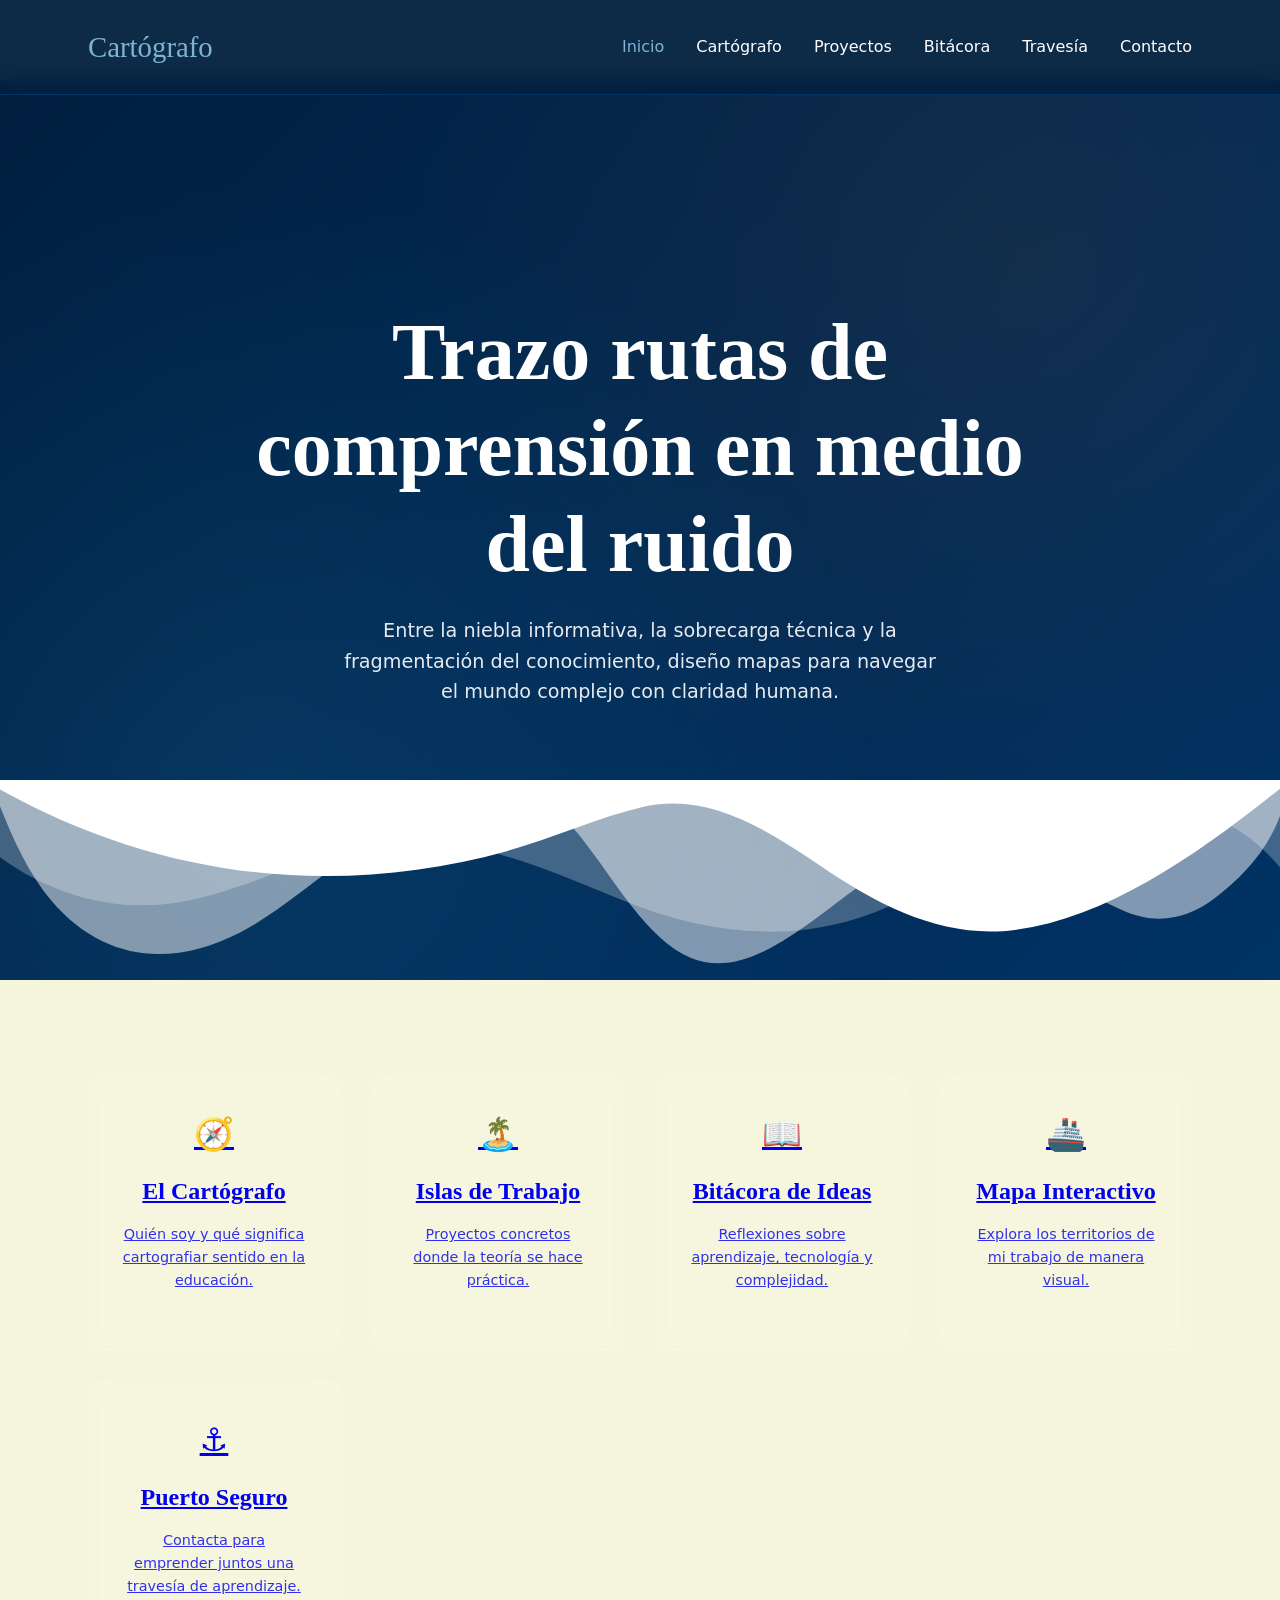
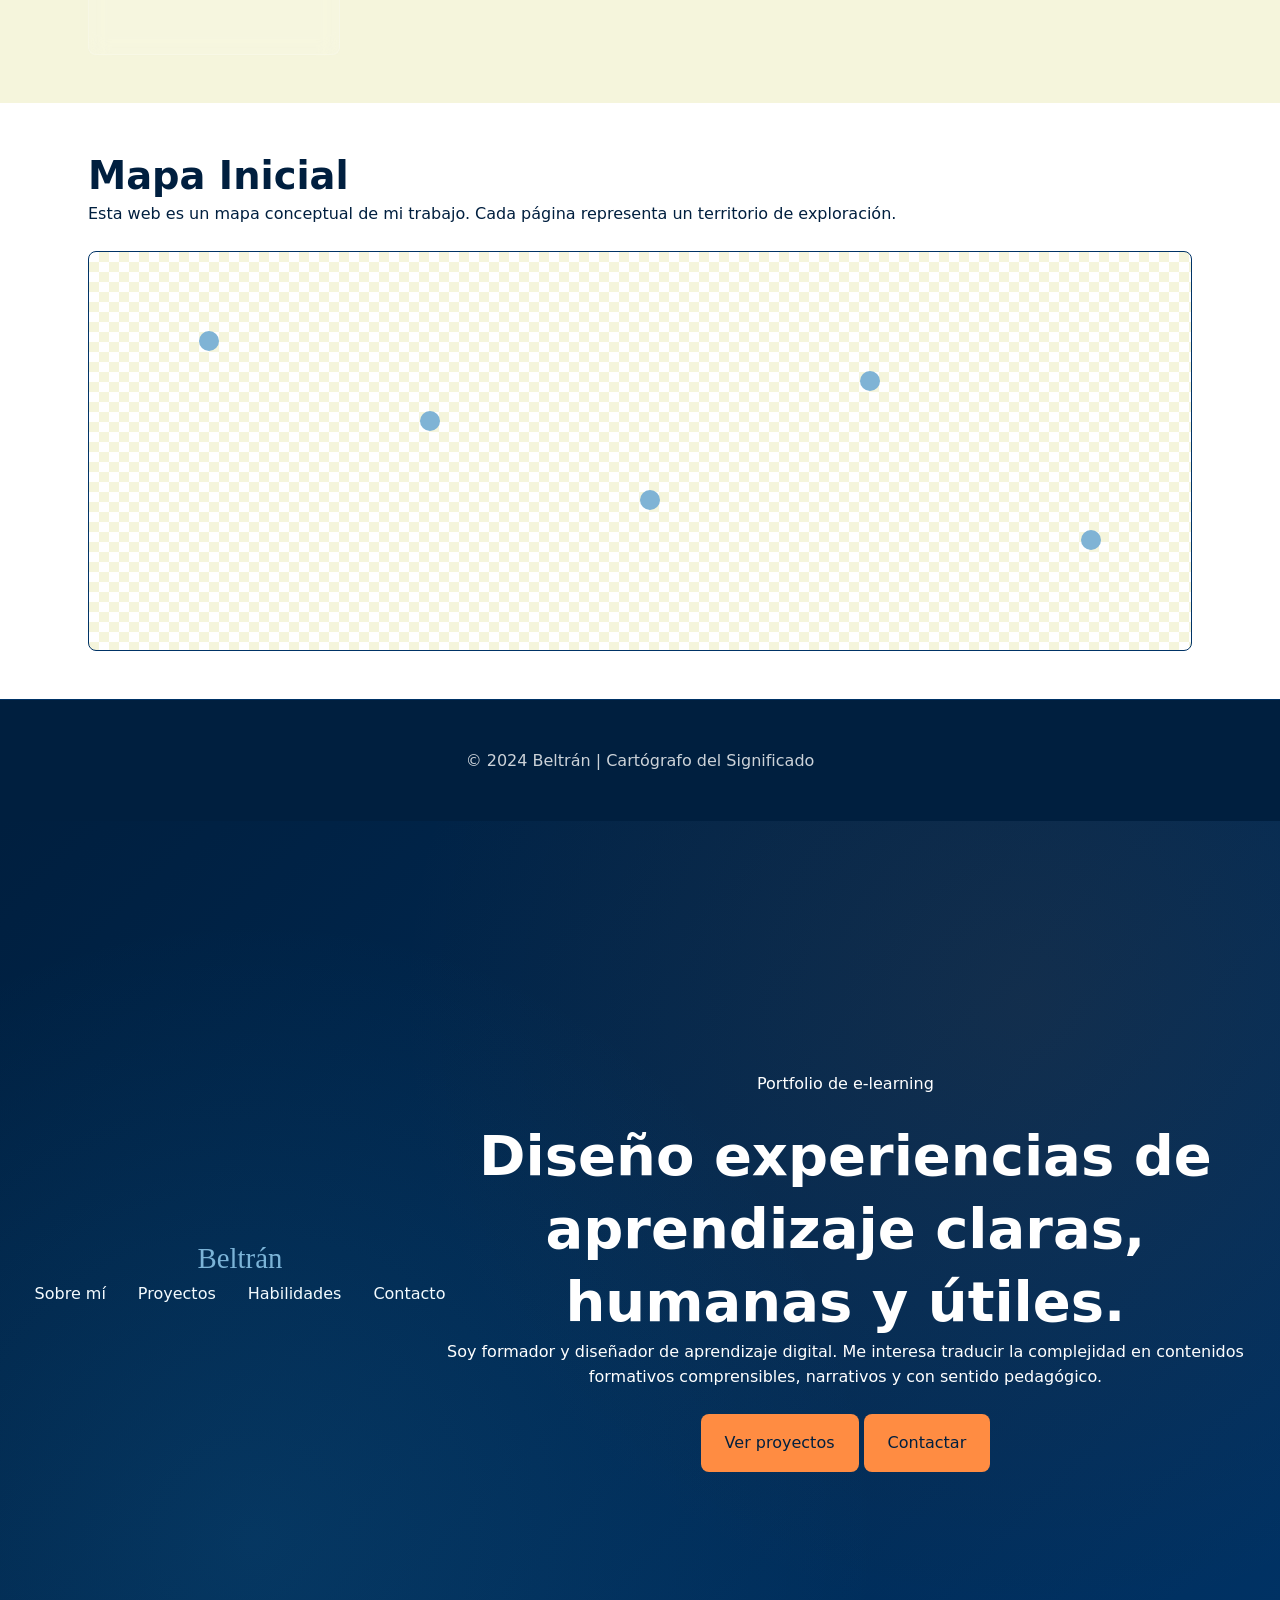
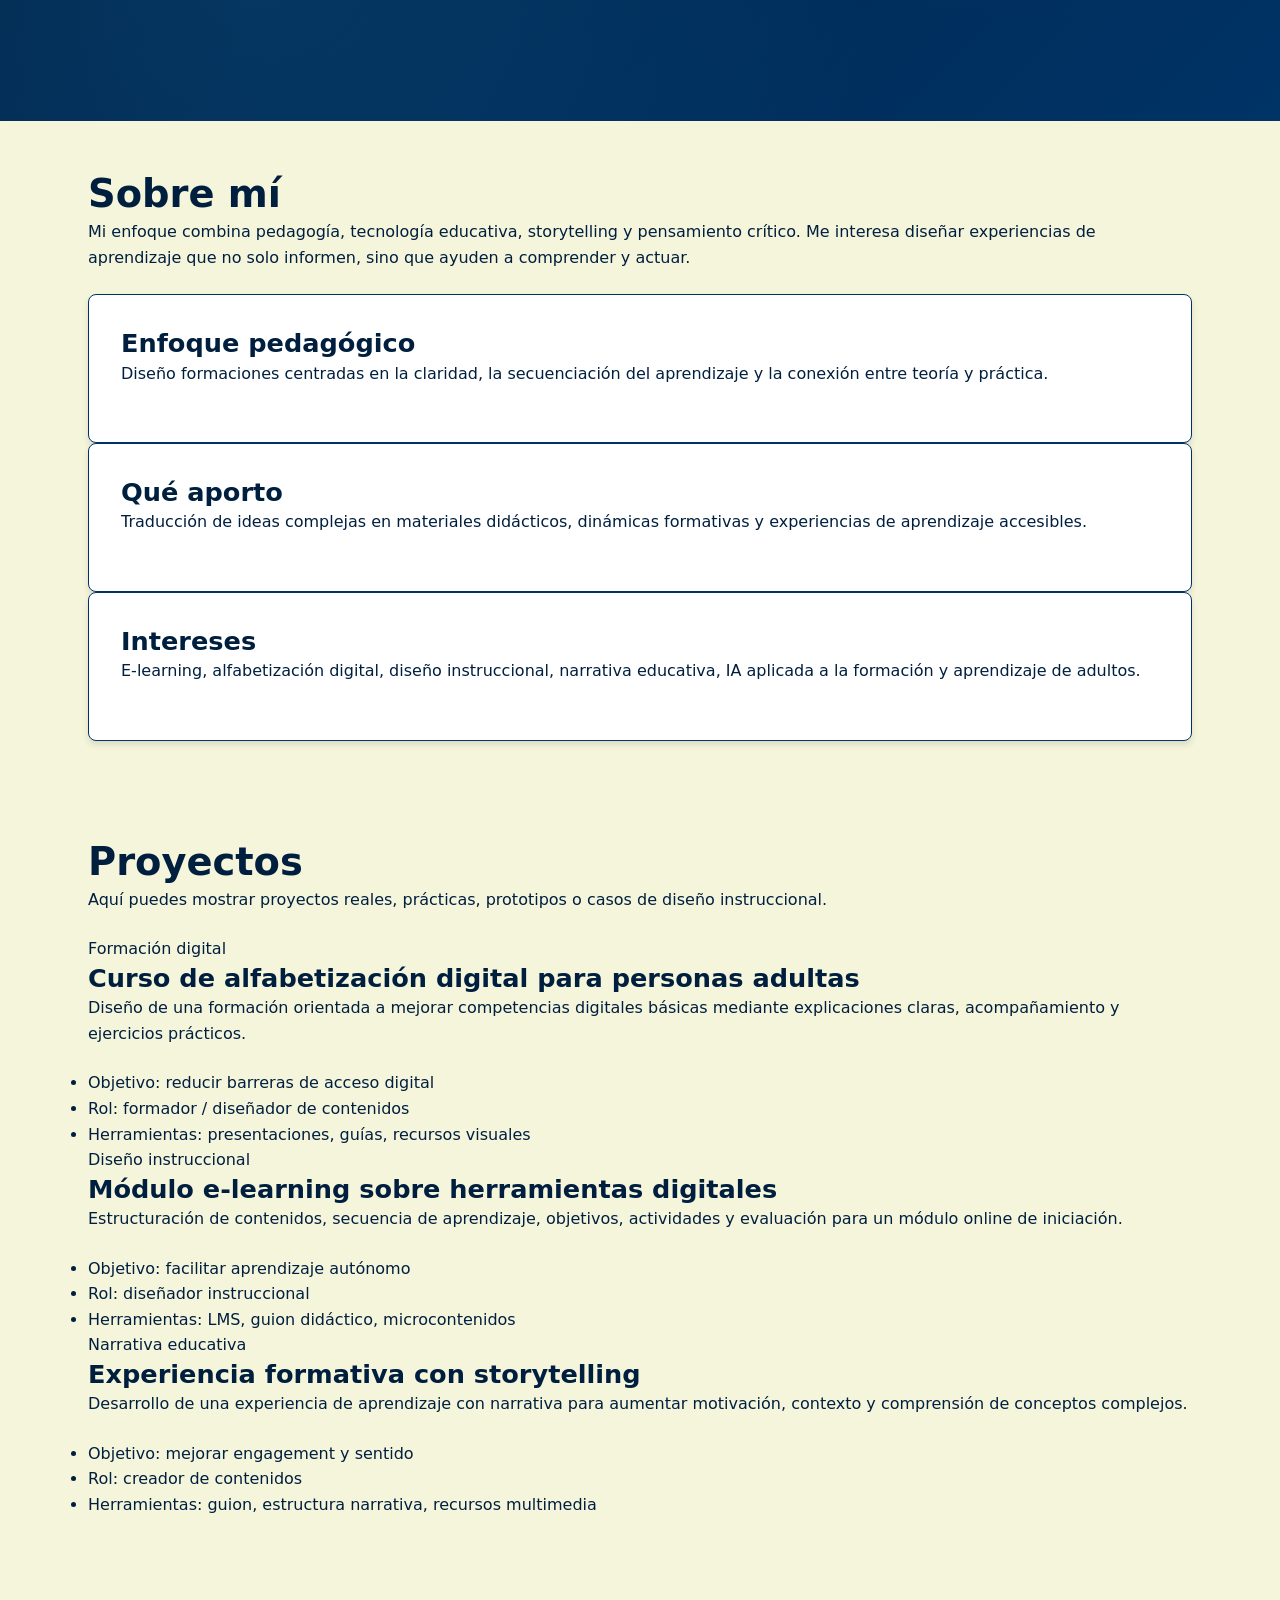
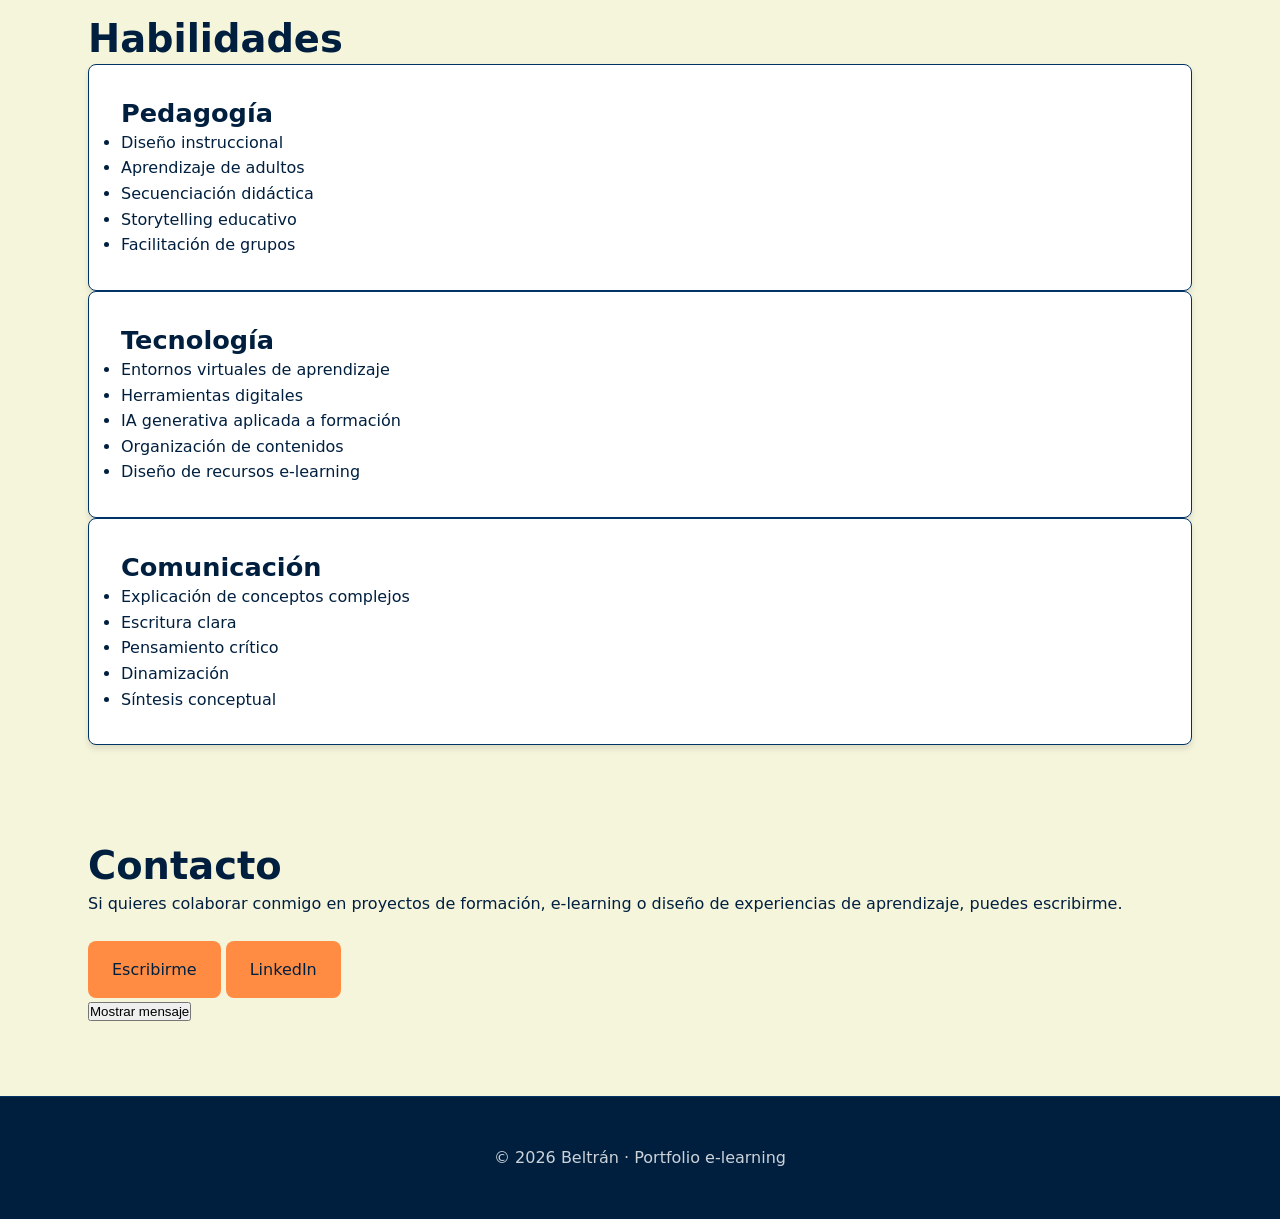
<file: index.html>
<!DOCTYPE html>
<html lang="es">
<head>
  <meta charset="UTF-8">
  <meta name="viewport" content="width=device-width, initial-scale=1.0">
  <title>Cartógrafo del Significado | Beltrán</title>
  <meta name="description" content="Portfolio de Beltrán, cartógrafo del significado que diseña experiencias de aprendizaje claras, humanas y útiles.">
  <link rel="stylesheet" href="css/style.css">
  <link rel="stylesheet" href="css/home.css">
</head>
<body>
  <!-- Navegación -->
  <nav class="navbar">
    <div class="container nav-container">
      <a href="index.html" class="logo">Cartógrafo</a>
      <ul class="nav-links">
        <li><a href="index.html">Inicio</a></li>
        <li><a href="cartografo.html">Cartógrafo</a></li>
        <li><a href="proyectos.html">Proyectos</a></li>
        <li><a href="bitacora.html">Bitácora</a></li>
        <li><a href="travesia.html">Travesía</a></li>
        <li><a href="contacto.html">Contacto</a></li>
      </ul>
    </div>
  </nav>

  <!-- Hero -->
  <header class="hero">
    <div class="hero-content">
      <h1 class="hero-title">Trazo rutas de comprensión en medio del ruido</h1>
      <p class="hero-subtitle">
        Entre la niebla informativa, la sobrecarga técnica y la fragmentación del conocimiento,
        diseño mapas para navegar el mundo complejo con claridad humana.
      </p>
    </div>
    <div class="waves"></div>
  </header>

  <!-- Nodos de navegación -->
  <section class="section">
    <div class="container">
      <div class="nodes">
        <a href="cartografo.html" class="node">
          <span class="node-icon">🧭</span>
          <h3 class="node-title">El Cartógrafo</h3>
          <p class="node-desc">Quién soy y qué significa cartografiar sentido en la educación.</p>
        </a>
        <a href="proyectos.html" class="node">
          <span class="node-icon">🏝️</span>
          <h3 class="node-title">Islas de Trabajo</h3>
          <p class="node-desc">Proyectos concretos donde la teoría se hace práctica.</p>
        </a>
        <a href="bitacora.html" class="node">
          <span class="node-icon">📖</span>
          <h3 class="node-title">Bitácora de Ideas</h3>
          <p class="node-desc">Reflexiones sobre aprendizaje, tecnología y complejidad.</p>
        </a>
        <a href="travesia.html" class="node">
          <span class="node-icon">🚢</span>
          <h3 class="node-title">Mapa Interactivo</h3>
          <p class="node-desc">Explora los territorios de mi trabajo de manera visual.</p>
        </a>
        <a href="contacto.html" class="node">
          <span class="node-icon">⚓</span>
          <h3 class="node-title">Puerto Seguro</h3>
          <p class="node-desc">Contacta para emprender juntos una travesía de aprendizaje.</p>
        </a>
      </div>
    </div>
  </section>

  <!-- Mapa inicial -->
  <section class="section map-section">
    <div class="container">
      <h2>Mapa Inicial</h2>
      <p>Esta web es un mapa conceptual de mi trabajo. Cada página representa un territorio de exploración.</p>
      <div class="map-container">
        <div class="map-element"></div>
        <div class="map-element"></div>
        <div class="map-element"></div>
        <div class="map-element"></div>
        <div class="map-element"></div>
      </div>
    </div>
  </section>

  <!-- Footer -->
  <footer class="footer">
    <div class="container">
      <p>&copy; 2024 Beltrán | Cartógrafo del Significado</p>
    </div>
  </footer>

  <script src="js/main.js"></script>
</body>
</html>
<body>
  <header class="hero" id="inicio">
    <nav class="nav">
      <div class="logo">Beltrán</div>
      <ul class="nav-links">
        <li><a href="#sobre-mi">Sobre mí</a></li>
        <li><a href="#proyectos">Proyectos</a></li>
        <li><a href="#habilidades">Habilidades</a></li>
        <li><a href="#contacto">Contacto</a></li>
      </ul>
    </nav>

    <div class="hero-content">
      <p class="eyebrow">Portfolio de e-learning</p>
      <h1>Diseño experiencias de aprendizaje <span class="highlight">claras</span>, humanas y útiles.</h1>
      <p class="hero-text">
        Soy formador y diseñador de aprendizaje digital. Me interesa traducir
        la complejidad en contenidos formativos comprensibles, narrativos y con
        sentido pedagógico.
      </p>

      <div class="hero-buttons">
        <a class="btn btn-primary" href="#proyectos">Ver proyectos</a>
        <a class="btn btn-secondary" href="#contacto">Contactar</a>
      </div>
    </div>
  </header>

  <main>
    <section class="section" id="sobre-mi">
      <div class="container">
        <h2>Sobre mí</h2>
        <p class="section-intro">
          Mi enfoque combina pedagogía, tecnología educativa, storytelling y
          pensamiento crítico. Me interesa diseñar experiencias de aprendizaje
          que no solo informen, sino que ayuden a comprender y actuar.
        </p>

        <div class="about-grid">
          <article class="card">
            <h3>Enfoque pedagógico</h3>
            <p>
              Diseño formaciones centradas en la claridad, la secuenciación del
              aprendizaje y la conexión entre teoría y práctica.
            </p>
          </article>

          <article class="card">
            <h3>Qué aporto</h3>
            <p>
              Traducción de ideas complejas en materiales didácticos, dinámicas
              formativas y experiencias de aprendizaje accesibles.
            </p>
          </article>

          <article class="card">
            <h3>Intereses</h3>
            <p>
              E-learning, alfabetización digital, diseño instruccional,
              narrativa educativa, IA aplicada a la formación y aprendizaje de
              adultos.
            </p>
          </article>
        </div>
      </div>
    </section>

    <section class="section alt" id="proyectos">
      <div class="container">
        <h2>Proyectos</h2>
        <p class="section-intro">
          Aquí puedes mostrar proyectos reales, prácticas, prototipos o casos
          de diseño instruccional.
        </p>

        <div class="projects-grid">
          <article class="project-card">
            <span class="tag">Formación digital</span>
            <h3>Curso de alfabetización digital para personas adultas</h3>
            <p>
              Diseño de una formación orientada a mejorar competencias digitales
              básicas mediante explicaciones claras, acompañamiento y ejercicios
              prácticos.
            </p>
            <ul>
              <li>Objetivo: reducir barreras de acceso digital</li>
              <li>Rol: formador / diseñador de contenidos</li>
              <li>Herramientas: presentaciones, guías, recursos visuales</li>
            </ul>
          </article>

          <article class="project-card">
            <span class="tag">Diseño instruccional</span>
            <h3>Módulo e-learning sobre herramientas digitales</h3>
            <p>
              Estructuración de contenidos, secuencia de aprendizaje, objetivos,
              actividades y evaluación para un módulo online de iniciación.
            </p>
            <ul>
              <li>Objetivo: facilitar aprendizaje autónomo</li>
              <li>Rol: diseñador instruccional</li>
              <li>Herramientas: LMS, guion didáctico, microcontenidos</li>
            </ul>
          </article>

          <article class="project-card">
            <span class="tag">Narrativa educativa</span>
            <h3>Experiencia formativa con storytelling</h3>
            <p>
              Desarrollo de una experiencia de aprendizaje con narrativa para
              aumentar motivación, contexto y comprensión de conceptos complejos.
            </p>
            <ul>
              <li>Objetivo: mejorar engagement y sentido</li>
              <li>Rol: creador de contenidos</li>
              <li>Herramientas: guion, estructura narrativa, recursos multimedia</li>
            </ul>
          </article>
        </div>
      </div>
    </section>

    <section class="section" id="habilidades">
      <div class="container">
        <h2>Habilidades</h2>

        <div class="skills-grid">
          <article class="card">
            <h3>Pedagogía</h3>
            <ul class="skill-list">
              <li>Diseño instruccional</li>
              <li>Aprendizaje de adultos</li>
              <li>Secuenciación didáctica</li>
              <li>Storytelling educativo</li>
              <li>Facilitación de grupos</li>
            </ul>
          </article>

          <article class="card">
            <h3>Tecnología</h3>
            <ul class="skill-list">
              <li>Entornos virtuales de aprendizaje</li>
              <li>Herramientas digitales</li>
              <li>IA generativa aplicada a formación</li>
              <li>Organización de contenidos</li>
              <li>Diseño de recursos e-learning</li>
            </ul>
          </article>

          <article class="card">
            <h3>Comunicación</h3>
            <ul class="skill-list">
              <li>Explicación de conceptos complejos</li>
              <li>Escritura clara</li>
              <li>Pensamiento crítico</li>
              <li>Dinamización</li>
              <li>Síntesis conceptual</li>
            </ul>
          </article>
        </div>
      </div>
    </section>

    <section class="section alt" id="contacto">
      <div class="container contact-box">
        <h2>Contacto</h2>
        <p>
          Si quieres colaborar conmigo en proyectos de formación, e-learning o
          diseño de experiencias de aprendizaje, puedes escribirme.
        </p>

        <div class="contact-links">
          <a class="btn btn-primary" href="#">Escribirme</a>
          <a class="btn btn-secondary" href="#" target="_blank" rel="noopener noreferrer">LinkedIn</a>
        </div>

        <button id="botonMensaje" class="small-button">
          Mostrar mensaje
        </button>
        <p id="mensaje"></p>
      </div>
    </section>
  </main>

  <footer class="footer">
    <p>© 2026 Beltrán · Portfolio e-learning</p>
  </footer>

  <script src="script.js"></script>
</body>
</html>
</file>
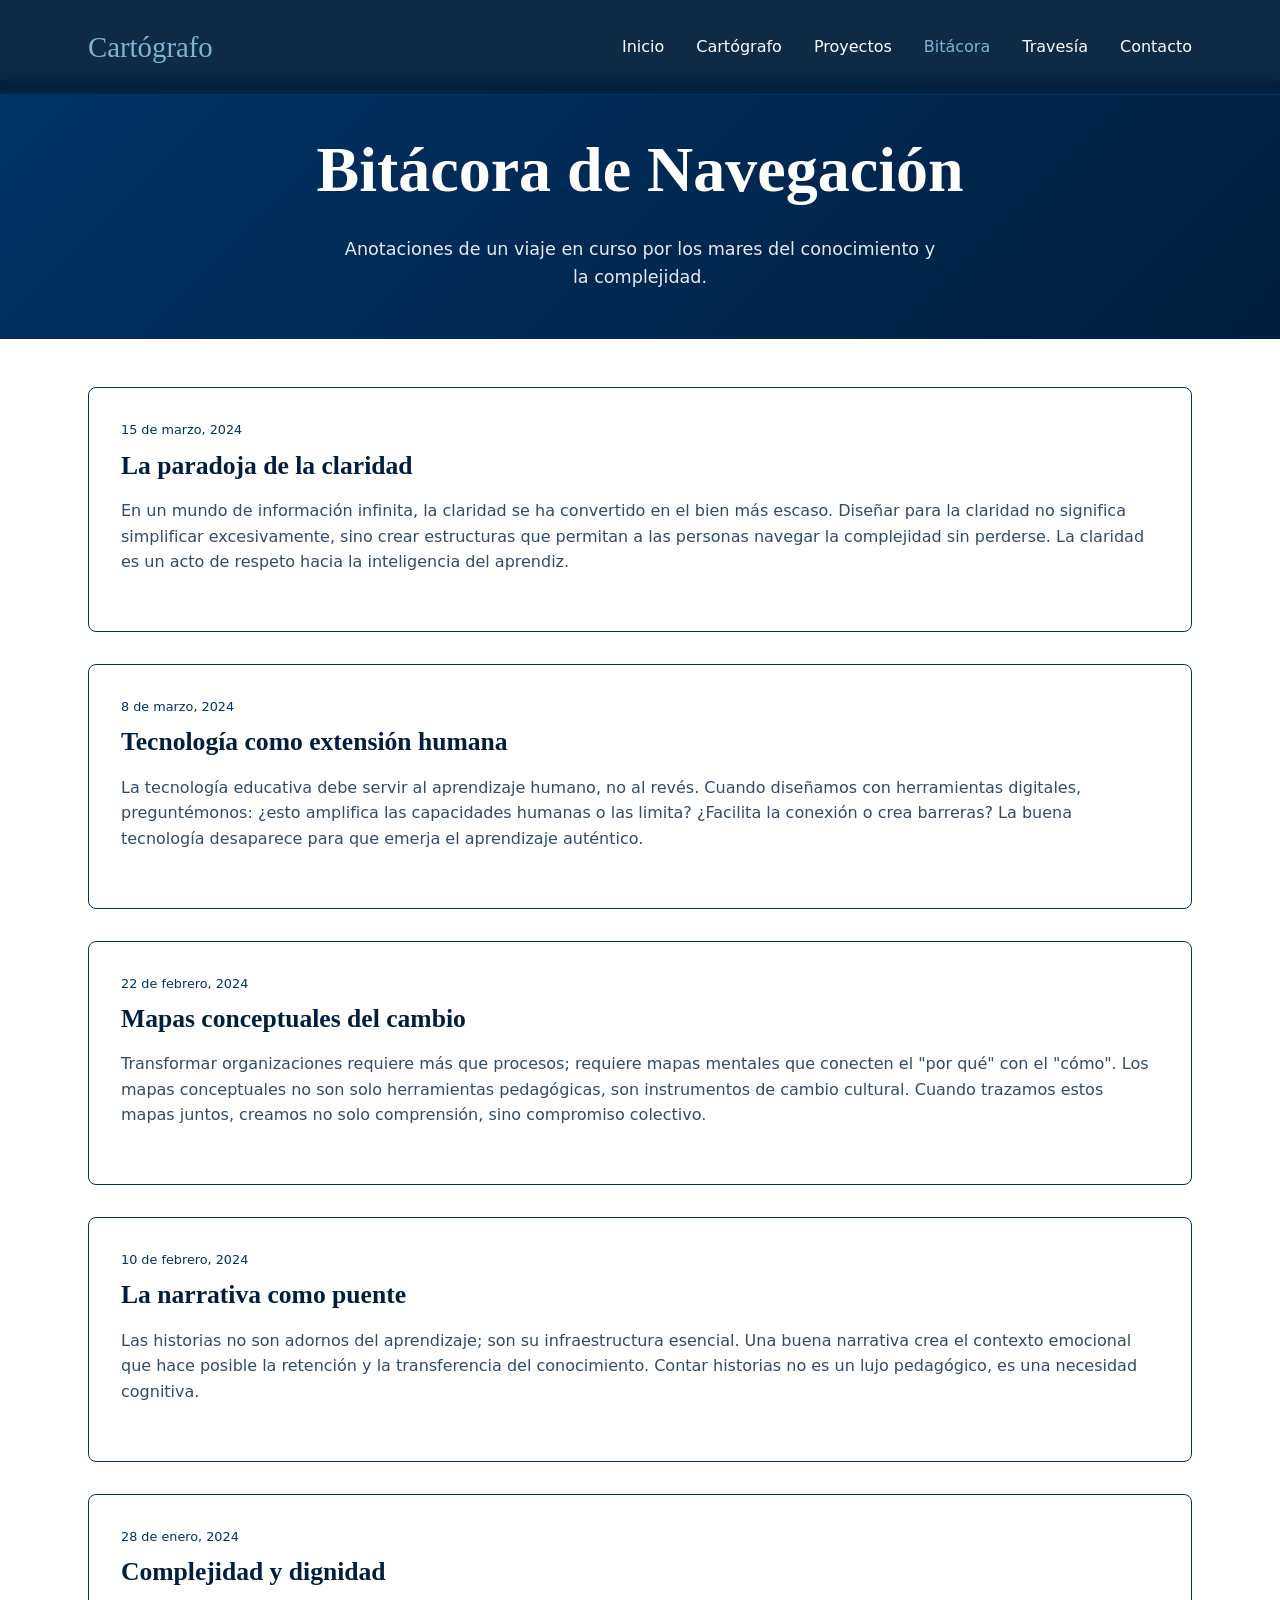
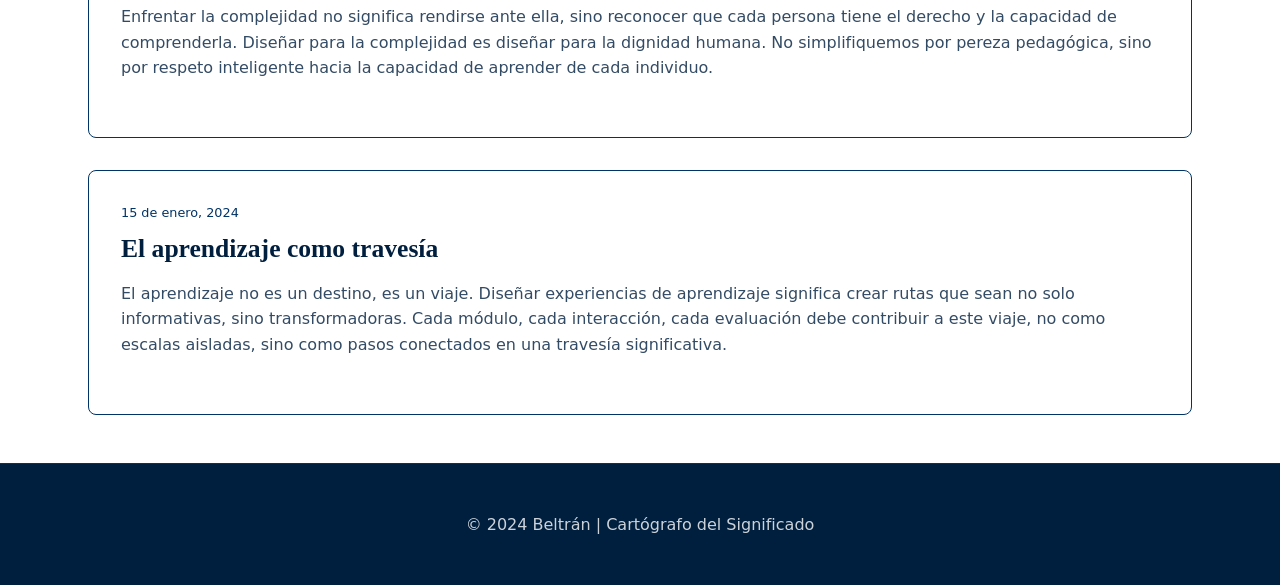
<file: bitacora.html>
<!DOCTYPE html>
<html lang="es">
<head>
  <meta charset="UTF-8">
  <meta name="viewport" content="width=device-width, initial-scale=1.0">
  <title>Bitácora | Cartógrafo del Significado</title>
  <meta name="description" content="Bitácora de ideas y reflexiones sobre aprendizaje, tecnología y complejidad.">
  <link rel="stylesheet" href="css/style.css">
  <link rel="stylesheet" href="css/pages.css">
</head>
<body>
  <!-- Navegación -->
  <nav class="navbar">
    <div class="container nav-container">
      <a href="index.html" class="logo">Cartógrafo</a>
      <ul class="nav-links">
        <li><a href="index.html">Inicio</a></li>
        <li><a href="cartografo.html">Cartógrafo</a></li>
        <li><a href="proyectos.html">Proyectos</a></li>
        <li><a href="bitacora.html">Bitácora</a></li>
        <li><a href="travesia.html">Travesía</a></li>
        <li><a href="contacto.html">Contacto</a></li>
      </ul>
    </div>
  </nav>

  <!-- Hero de página -->
  <section class="page-hero">
    <div class="container">
      <h1 class="page-title">Bitácora de Navegación</h1>
      <p class="page-subtitle">
        Anotaciones de un viaje en curso por los mares del conocimiento y la complejidad.
      </p>
    </div>
  </section>

  <!-- Entradas -->
  <section class="section content-section">
    <div class="container">
      <div class="entries-list">
        <article class="entry">
          <div class="entry-date">15 de marzo, 2024</div>
          <h3 class="entry-title">La paradoja de la claridad</h3>
          <p class="entry-excerpt">
            En un mundo de información infinita, la claridad se ha convertido en el bien más escaso.
            Diseñar para la claridad no significa simplificar excesivamente, sino crear estructuras
            que permitan a las personas navegar la complejidad sin perderse. La claridad es un acto
            de respeto hacia la inteligencia del aprendiz.
          </p>
        </article>

        <article class="entry">
          <div class="entry-date">8 de marzo, 2024</div>
          <h3 class="entry-title">Tecnología como extensión humana</h3>
          <p class="entry-excerpt">
            La tecnología educativa debe servir al aprendizaje humano, no al revés. Cuando diseñamos
            con herramientas digitales, preguntémonos: ¿esto amplifica las capacidades humanas o las
            limita? ¿Facilita la conexión o crea barreras? La buena tecnología desaparece para que
            emerja el aprendizaje auténtico.
          </p>
        </article>

        <article class="entry">
          <div class="entry-date">22 de febrero, 2024</div>
          <h3 class="entry-title">Mapas conceptuales del cambio</h3>
          <p class="entry-excerpt">
            Transformar organizaciones requiere más que procesos; requiere mapas mentales que
            conecten el "por qué" con el "cómo". Los mapas conceptuales no son solo herramientas
            pedagógicas, son instrumentos de cambio cultural. Cuando trazamos estos mapas juntos,
            creamos no solo comprensión, sino compromiso colectivo.
          </p>
        </article>

        <article class="entry">
          <div class="entry-date">10 de febrero, 2024</div>
          <h3 class="entry-title">La narrativa como puente</h3>
          <p class="entry-excerpt">
            Las historias no son adornos del aprendizaje; son su infraestructura esencial. Una buena
            narrativa crea el contexto emocional que hace posible la retención y la transferencia
            del conocimiento. Contar historias no es un lujo pedagógico, es una necesidad cognitiva.
          </p>
        </article>

        <article class="entry">
          <div class="entry-date">28 de enero, 2024</div>
          <h3 class="entry-title">Complejidad y dignidad</h3>
          <p class="entry-excerpt">
            Enfrentar la complejidad no significa rendirse ante ella, sino reconocer que cada persona
            tiene el derecho y la capacidad de comprenderla. Diseñar para la complejidad es diseñar
            para la dignidad humana. No simplifiquemos por pereza pedagógica, sino por respeto
            inteligente hacia la capacidad de aprender de cada individuo.
          </p>
        </article>

        <article class="entry">
          <div class="entry-date">15 de enero, 2024</div>
          <h3 class="entry-title">El aprendizaje como travesía</h3>
          <p class="entry-excerpt">
            El aprendizaje no es un destino, es un viaje. Diseñar experiencias de aprendizaje significa
            crear rutas que sean no solo informativas, sino transformadoras. Cada módulo, cada
            interacción, cada evaluación debe contribuir a este viaje, no como escalas aisladas,
            sino como pasos conectados en una travesía significativa.
          </p>
        </article>
      </div>
    </div>
  </section>

  <!-- Footer -->
  <footer class="footer">
    <div class="container">
      <p>&copy; 2024 Beltrán | Cartógrafo del Significado</p>
    </div>
  </footer>

  <script src="js/main.js"></script>
</body>
</html>
</file>
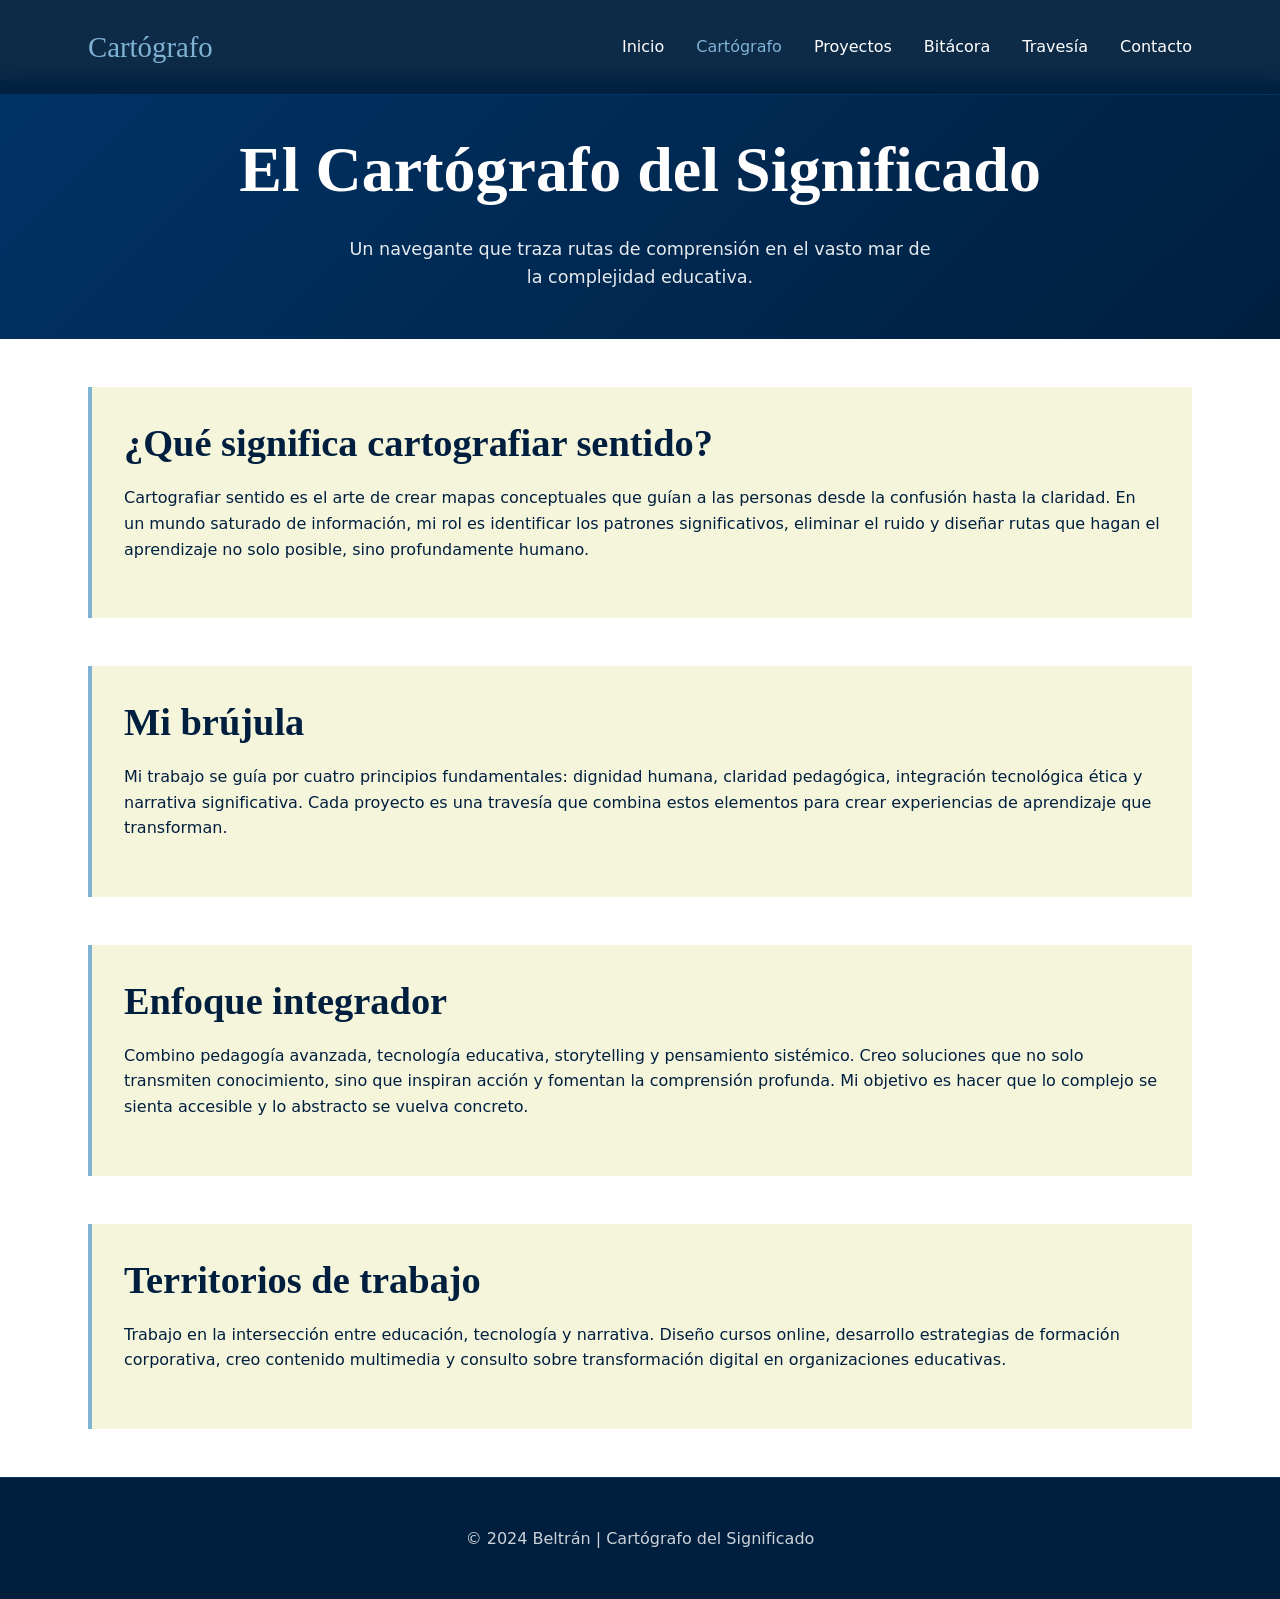
<file: cartografo.html>
<!DOCTYPE html>
<html lang="es">
<head>
  <meta charset="UTF-8">
  <meta name="viewport" content="width=device-width, initial-scale=1.0">
  <title>El Cartógrafo | Cartógrafo del Significado</title>
  <meta name="description" content="Quién es el Cartógrafo del Significado y qué significa cartografiar sentido en la educación.">
  <link rel="stylesheet" href="css/style.css">
  <link rel="stylesheet" href="css/pages.css">
</head>
<body>
  <!-- Navegación -->
  <nav class="navbar">
    <div class="container nav-container">
      <a href="index.html" class="logo">Cartógrafo</a>
      <ul class="nav-links">
        <li><a href="index.html">Inicio</a></li>
        <li><a href="cartografo.html">Cartógrafo</a></li>
        <li><a href="proyectos.html">Proyectos</a></li>
        <li><a href="bitacora.html">Bitácora</a></li>
        <li><a href="travesia.html">Travesía</a></li>
        <li><a href="contacto.html">Contacto</a></li>
      </ul>
    </div>
  </nav>

  <!-- Hero de página -->
  <section class="page-hero">
    <div class="container">
      <h1 class="page-title">El Cartógrafo del Significado</h1>
      <p class="page-subtitle">
        Un navegante que traza rutas de comprensión en el vasto mar de la complejidad educativa.
      </p>
    </div>
  </section>

  <!-- Contenido -->
  <section class="section content-section">
    <div class="container">
      <div class="content-grid">
        <div class="content-block">
          <h2 class="content-title">¿Qué significa cartografiar sentido?</h2>
          <p>
            Cartografiar sentido es el arte de crear mapas conceptuales que guían a las personas
            desde la confusión hasta la claridad. En un mundo saturado de información, mi rol es
            identificar los patrones significativos, eliminar el ruido y diseñar rutas que hagan
            el aprendizaje no solo posible, sino profundamente humano.
          </p>
        </div>

        <div class="content-block">
          <h2 class="content-title">Mi brújula</h2>
          <p>
            Mi trabajo se guía por cuatro principios fundamentales: dignidad humana, claridad pedagógica,
            integración tecnológica ética y narrativa significativa. Cada proyecto es una travesía
            que combina estos elementos para crear experiencias de aprendizaje que transforman.
          </p>
        </div>

        <div class="content-block">
          <h2 class="content-title">Enfoque integrador</h2>
          <p>
            Combino pedagogía avanzada, tecnología educativa, storytelling y pensamiento sistémico.
            Creo soluciones que no solo transmiten conocimiento, sino que inspiran acción y fomentan
            la comprensión profunda. Mi objetivo es hacer que lo complejo se sienta accesible y lo
            abstracto se vuelva concreto.
          </p>
        </div>

        <div class="content-block">
          <h2 class="content-title">Territorios de trabajo</h2>
          <p>
            Trabajo en la intersección entre educación, tecnología y narrativa. Diseño cursos online,
            desarrollo estrategias de formación corporativa, creo contenido multimedia y consulto
            sobre transformación digital en organizaciones educativas.
          </p>
        </div>
      </div>
    </div>
  </section>

  <!-- Footer -->
  <footer class="footer">
    <div class="container">
      <p>&copy; 2024 Beltrán | Cartógrafo del Significado</p>
    </div>
  </footer>

  <script src="js/main.js"></script>
</body>
</html>
</file>
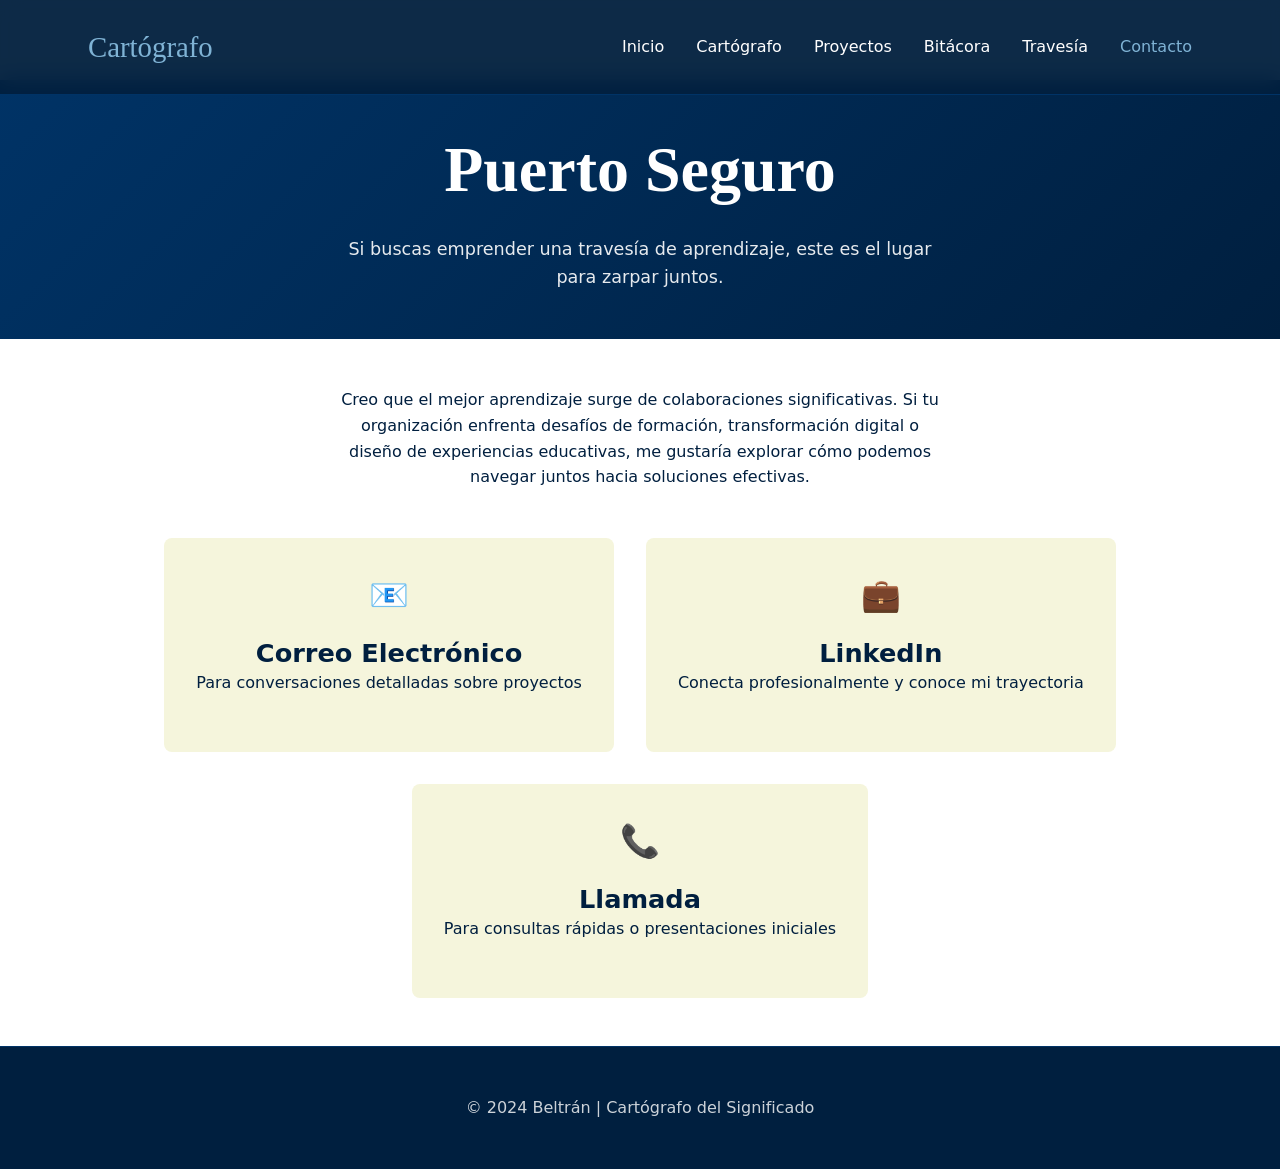
<file: contacto.html>
<!DOCTYPE html>
<html lang="es">
<head>
  <meta charset="UTF-8">
  <meta name="viewport" content="width=device-width, initial-scale=1.0">
  <title>Contacto | Cartógrafo del Significado</title>
  <meta name="description" content="Contacto para emprender travesías de aprendizaje conjunto.">
  <link rel="stylesheet" href="css/style.css">
  <link rel="stylesheet" href="css/pages.css">
</head>
<body>
  <!-- Navegación -->
  <nav class="navbar">
    <div class="container nav-container">
      <a href="index.html" class="logo">Cartógrafo</a>
      <ul class="nav-links">
        <li><a href="index.html">Inicio</a></li>
        <li><a href="cartografo.html">Cartógrafo</a></li>
        <li><a href="proyectos.html">Proyectos</a></li>
        <li><a href="bitacora.html">Bitácora</a></li>
        <li><a href="travesia.html">Travesía</a></li>
        <li><a href="contacto.html">Contacto</a></li>
      </ul>
    </div>
  </nav>

  <!-- Hero de página -->
  <section class="page-hero">
    <div class="container">
      <h1 class="page-title">Puerto Seguro</h1>
      <p class="page-subtitle">
        Si buscas emprender una travesía de aprendizaje, este es el lugar para zarpar juntos.
      </p>
    </div>
  </section>

  <!-- Contacto -->
  <section class="section contact-section">
    <div class="container">
      <p class="contact-intro">
        Creo que el mejor aprendizaje surge de colaboraciones significativas. Si tu organización
        enfrenta desafíos de formación, transformación digital o diseño de experiencias educativas,
        me gustaría explorar cómo podemos navegar juntos hacia soluciones efectivas.
      </p>

      <div class="contact-links">
        <a href="mailto:beltran@cartografo.com" class="contact-link">
          <span class="contact-icon">📧</span>
          <h3>Correo Electrónico</h3>
          <p>Para conversaciones detalladas sobre proyectos</p>
        </a>

        <a href="https://linkedin.com/in/beltran-cartografo" class="contact-link">
          <span class="contact-icon">💼</span>
          <h3>LinkedIn</h3>
          <p>Conecta profesionalmente y conoce mi trayectoria</p>
        </a>

        <a href="tel:+1234567890" class="contact-link">
          <span class="contact-icon">📞</span>
          <h3>Llamada</h3>
          <p>Para consultas rápidas o presentaciones iniciales</p>
        </a>
      </div>
    </div>
  </section>

  <!-- Footer -->
  <footer class="footer">
    <div class="container">
      <p>&copy; 2024 Beltrán | Cartógrafo del Significado</p>
    </div>
  </footer>

  <script src="js/main.js"></script>
</body>
</html>
</file>
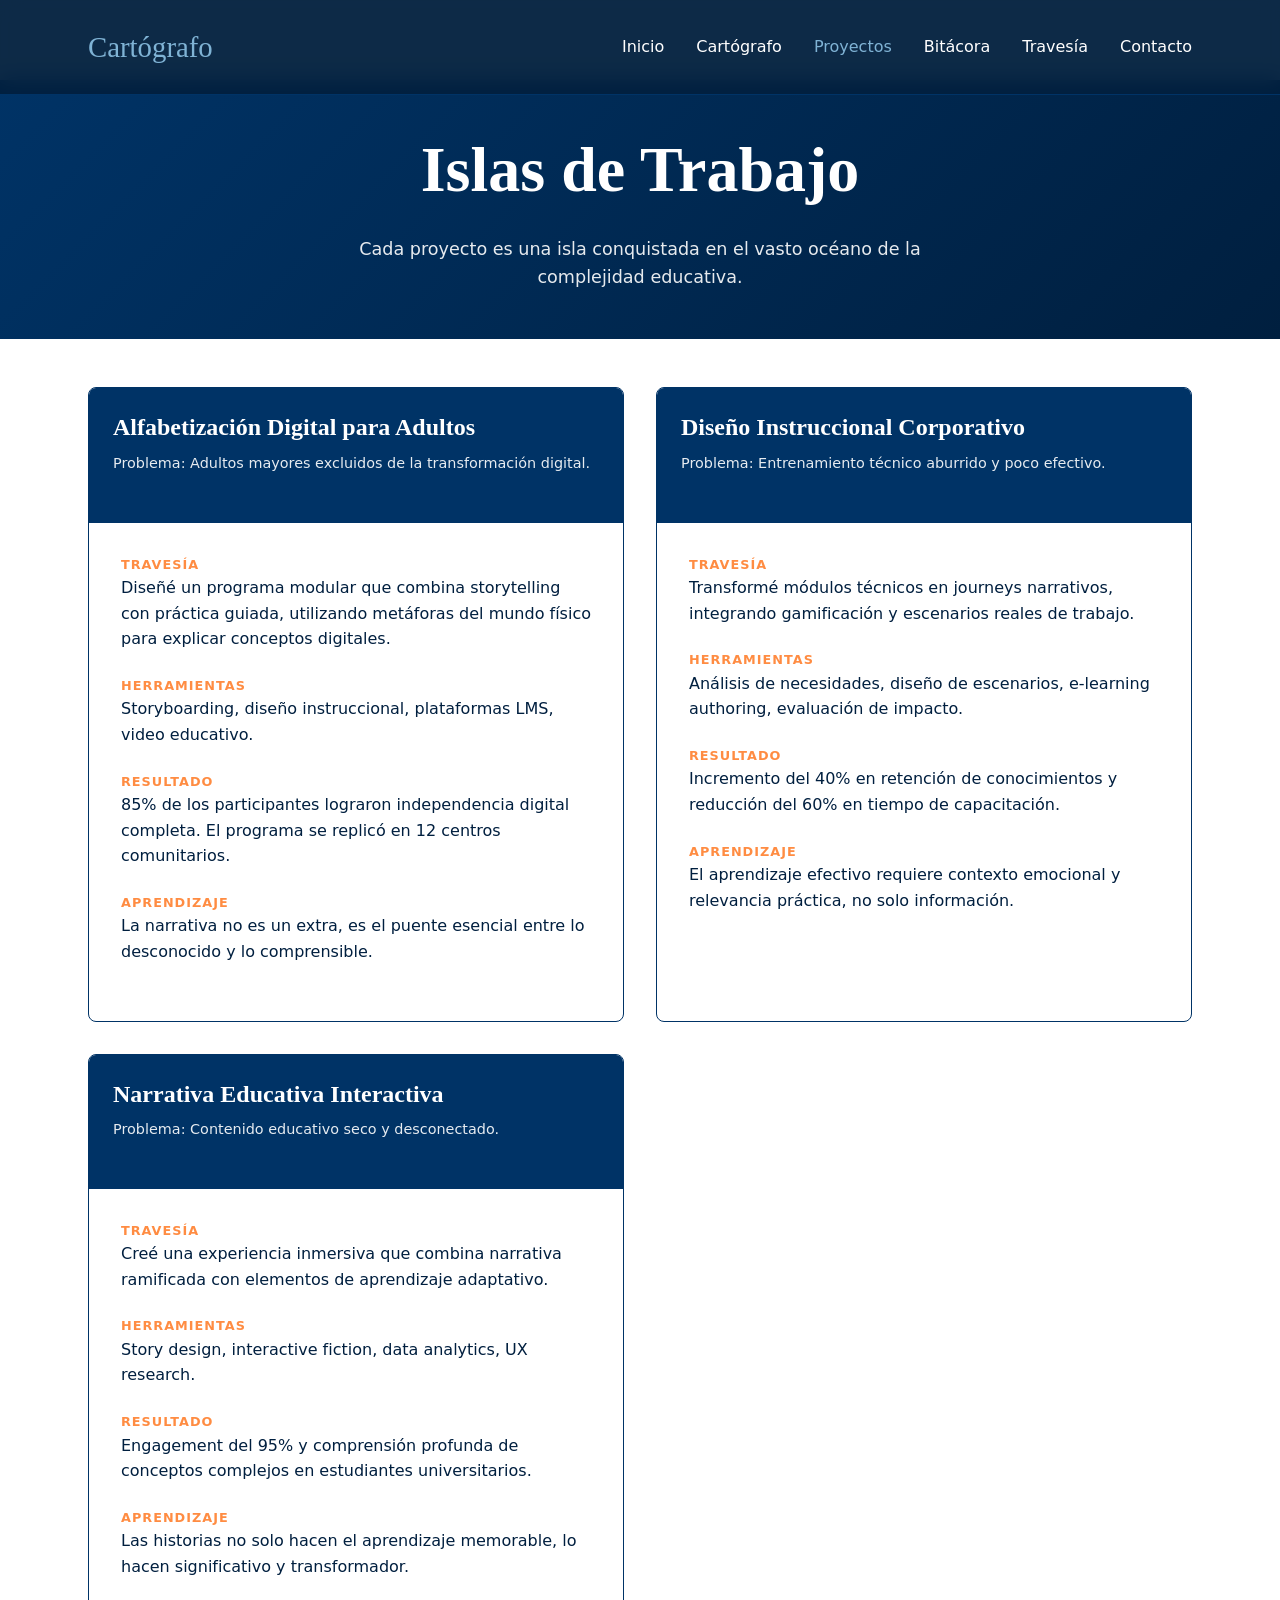
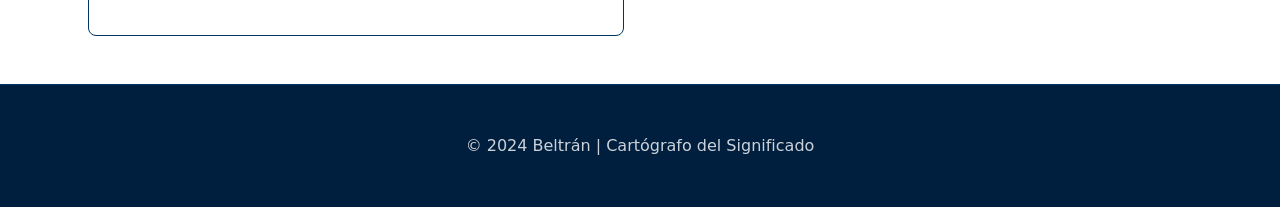
<file: proyectos.html>
<!DOCTYPE html>
<html lang="es">
<head>
  <meta charset="UTF-8">
  <meta name="viewport" content="width=device-width, initial-scale=1.0">
  <title>Proyectos | Cartógrafo del Significado</title>
  <meta name="description" content="Proyectos de diseño de aprendizaje presentados como islas de trabajo.">
  <link rel="stylesheet" href="css/style.css">
  <link rel="stylesheet" href="css/pages.css">
</head>
<body>
  <!-- Navegación -->
  <nav class="navbar">
    <div class="container nav-container">
      <a href="index.html" class="logo">Cartógrafo</a>
      <ul class="nav-links">
        <li><a href="index.html">Inicio</a></li>
        <li><a href="cartografo.html">Cartógrafo</a></li>
        <li><a href="proyectos.html">Proyectos</a></li>
        <li><a href="bitacora.html">Bitácora</a></li>
        <li><a href="travesia.html">Travesía</a></li>
        <li><a href="contacto.html">Contacto</a></li>
      </ul>
    </div>
  </nav>

  <!-- Hero de página -->
  <section class="page-hero">
    <div class="container">
      <h1 class="page-title">Islas de Trabajo</h1>
      <p class="page-subtitle">
        Cada proyecto es una isla conquistada en el vasto océano de la complejidad educativa.
      </p>
    </div>
  </section>

  <!-- Proyectos -->
  <section class="section content-section">
    <div class="container">
      <div class="projects-grid">
        <div class="project-card">
          <div class="project-header">
            <h3 class="project-title">Alfabetización Digital para Adultos</h3>
            <p class="project-problem">Problema: Adultos mayores excluidos de la transformación digital.</p>
          </div>
          <div class="project-content">
            <div class="project-section">
              <div class="project-label">Travesía</div>
              <p>Diseñé un programa modular que combina storytelling con práctica guiada, utilizando metáforas del mundo físico para explicar conceptos digitales.</p>
            </div>
            <div class="project-section">
              <div class="project-label">Herramientas</div>
              <p>Storyboarding, diseño instruccional, plataformas LMS, video educativo.</p>
            </div>
            <div class="project-section">
              <div class="project-label">Resultado</div>
              <p>85% de los participantes lograron independencia digital completa. El programa se replicó en 12 centros comunitarios.</p>
            </div>
            <div class="project-section">
              <div class="project-label">Aprendizaje</div>
              <p>La narrativa no es un extra, es el puente esencial entre lo desconocido y lo comprensible.</p>
            </div>
          </div>
        </div>

        <div class="project-card">
          <div class="project-header">
            <h3 class="project-title">Diseño Instruccional Corporativo</h3>
            <p class="project-problem">Problema: Entrenamiento técnico aburrido y poco efectivo.</p>
          </div>
          <div class="project-content">
            <div class="project-section">
              <div class="project-label">Travesía</div>
              <p>Transformé módulos técnicos en journeys narrativos, integrando gamificación y escenarios reales de trabajo.</p>
            </div>
            <div class="project-section">
              <div class="project-label">Herramientas</div>
              <p>Análisis de necesidades, diseño de escenarios, e-learning authoring, evaluación de impacto.</p>
            </div>
            <div class="project-section">
              <div class="project-label">Resultado</div>
              <p>Incremento del 40% en retención de conocimientos y reducción del 60% en tiempo de capacitación.</p>
            </div>
            <div class="project-section">
              <div class="project-label">Aprendizaje</div>
              <p>El aprendizaje efectivo requiere contexto emocional y relevancia práctica, no solo información.</p>
            </div>
          </div>
        </div>

        <div class="project-card">
          <div class="project-header">
            <h3 class="project-title">Narrativa Educativa Interactiva</h3>
            <p class="project-problem">Problema: Contenido educativo seco y desconectado.</p>
          </div>
          <div class="project-content">
            <div class="project-section">
              <div class="project-label">Travesía</div>
              <p>Creé una experiencia inmersiva que combina narrativa ramificada con elementos de aprendizaje adaptativo.</p>
            </div>
            <div class="project-section">
              <div class="project-label">Herramientas</div>
              <p>Story design, interactive fiction, data analytics, UX research.</p>
            </div>
            <div class="project-section">
              <div class="project-label">Resultado</div>
              <p>Engagement del 95% y comprensión profunda de conceptos complejos en estudiantes universitarios.</p>
            </div>
            <div class="project-section">
              <div class="project-label">Aprendizaje</div>
              <p>Las historias no solo hacen el aprendizaje memorable, lo hacen significativo y transformador.</p>
            </div>
          </div>
        </div>
      </div>
    </div>
  </section>

  <!-- Footer -->
  <footer class="footer">
    <div class="container">
      <p>&copy; 2024 Beltrán | Cartógrafo del Significado</p>
    </div>
  </footer>

  <script src="js/main.js"></script>
</body>
</html>
</file>
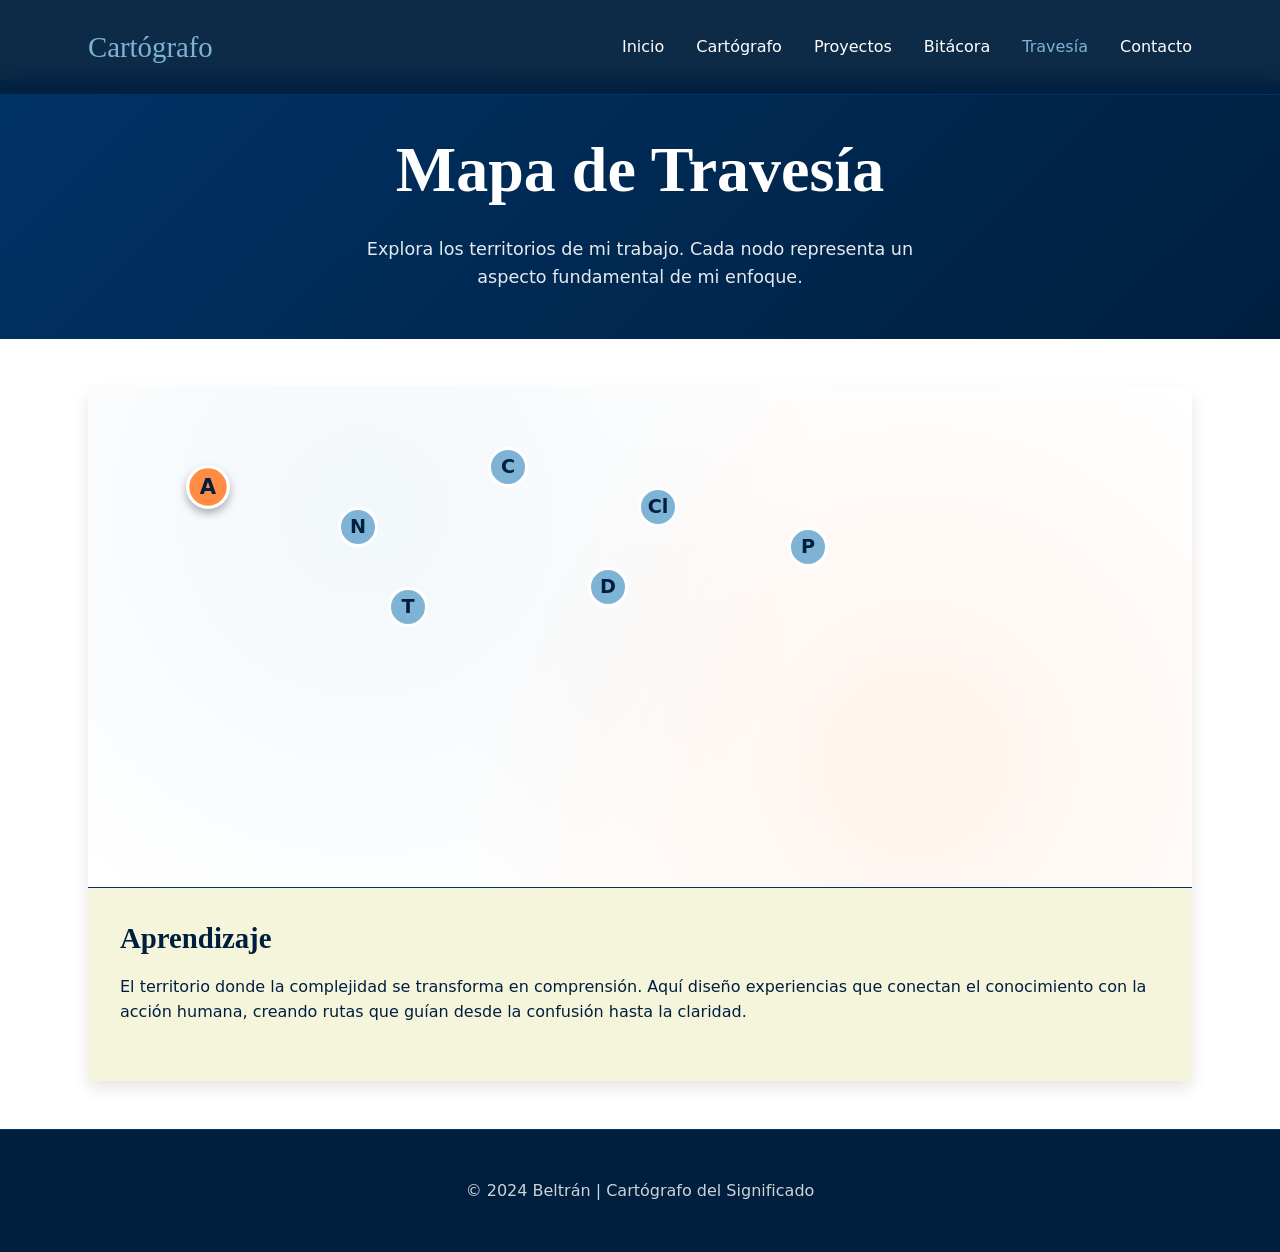
<file: travesia.html>
<!DOCTYPE html>
<html lang="es">
<head>
  <meta charset="UTF-8">
  <meta name="viewport" content="width=device-width, initial-scale=1.0">
  <title>Travesía Interactiva | Cartógrafo del Significado</title>
  <meta name="description" content="Mapa interactivo de los territorios de trabajo del cartógrafo del significado.">
  <link rel="stylesheet" href="css/style.css">
  <link rel="stylesheet" href="css/pages.css">
</head>
<body>
  <!-- Navegación -->
  <nav class="navbar">
    <div class="container nav-container">
      <a href="index.html" class="logo">Cartógrafo</a>
      <ul class="nav-links">
        <li><a href="index.html">Inicio</a></li>
        <li><a href="cartografo.html">Cartógrafo</a></li>
        <li><a href="proyectos.html">Proyectos</a></li>
        <li><a href="bitacora.html">Bitácora</a></li>
        <li><a href="travesia.html">Travesía</a></li>
        <li><a href="contacto.html">Contacto</a></li>
      </ul>
    </div>
  </nav>

  <!-- Hero de página -->
  <section class="page-hero">
    <div class="container">
      <h1 class="page-title">Mapa de Travesía</h1>
      <p class="page-subtitle">
        Explora los territorios de mi trabajo. Cada nodo representa un aspecto fundamental de mi enfoque.
      </p>
    </div>
  </section>

  <!-- Mapa interactivo -->
  <section class="section content-section">
    <div class="container">
      <div class="travesia-container">
        <div class="map-visual">
          <div class="ship"></div>
          <div class="node-point" data-territory="aprendizaje">A</div>
          <div class="node-point" data-territory="narrativa">N</div>
          <div class="node-point" data-territory="complejidad">C</div>
          <div class="node-point" data-territory="claridad">Cl</div>
          <div class="node-point" data-territory="tecnologia">T</div>
          <div class="node-point" data-territory="dignidad">D</div>
          <div class="node-point" data-territory="proyectos">P</div>
        </div>
        <div class="info-panel">
          <h3 class="territory-title">Aprendizaje</h3>
          <p class="territory-desc">
            El territorio donde la complejidad se transforma en comprensión. Aquí diseño experiencias
            que conectan el conocimiento con la acción humana, creando rutas que guían desde la
            confusión hasta la claridad.
          </p>
        </div>
      </div>
    </div>
  </section>

  <!-- Footer -->
  <footer class="footer">
    <div class="container">
      <p>&copy; 2024 Beltrán | Cartógrafo del Significado</p>
    </div>
  </footer>

  <script src="js/main.js"></script>
  <script src="js/travesia.js"></script>
</body>
</html>
</file>
<file: css/style.css>
/* ============================= */
/* RESET Y VARIABLES GLOBALES */
/* ============================= */

:root {
  /* Nueva paleta de colores náutica */
  --color-oceano: #001f3f;
  --color-cielo: #003366;
  --color-arena: #7fb3d5;
  --color-crema: #f5f5dc;
  --color-blanco: #ffffff;
  --color-sol: #ff8c42;

  /* Tipografía */
  --font-artsanal: 'Georgia', serif;
  --font-clean: system-ui, -apple-system, sans-serif;

  /* Espaciado */
  --spacing-xs: 0.5rem;
  --spacing-sm: 1rem;
  --spacing-md: 1.5rem;
  --spacing-lg: 2rem;
  --spacing-xl: 3rem;

  /* Bordes */
  --border-radius: 8px;
  --border-thin: 1px solid var(--color-cielo);
}

/* Reset básico */
* {
  box-sizing: border-box;
  margin: 0;
  padding: 0;
}

html {
  scroll-behavior: smooth;
}

body {
  font-family: var(--font-clean);
  line-height: 1.6;
  color: var(--color-oceano);
  background: var(--color-crema);
  padding-top: 80px; /* Espacio para navbar fija */
}

/* ============================= */
/* TIPOGRAFÍA */
/* ============================= */

h1, h2, h3 {
  font-family: var(--font-clean);
  line-height: 1.3;
}

h1 {
  font-size: clamp(2rem, 5vw, 3.5rem);
}

h2 {
  font-size: clamp(1.5rem, 3vw, 2.5rem);
}

h3 {
  font-size: clamp(1.2rem, 2vw, 2rem);
}

p {
  margin-bottom: var(--spacing-md);
}

/* ============================= */
/* LAYOUT BASE */
/* ============================= */

.container {
  width: min(1200px, 90%);
  margin: 0 auto;
  padding: 0 var(--spacing-md);
}

.section {
  padding: var(--spacing-xl) 0;
}

/* ============================= */
/* NAVEGACIÓN */
/* ============================= */

.navbar {
  position: fixed;
  top: 0;
  width: 100%;
  background: rgba(0, 31, 63, 0.95);
  backdrop-filter: blur(10px);
  z-index: 1000;
  border-bottom: var(--border-thin);
}

.nav-container {
  display: flex;
  justify-content: space-between;
  align-items: center;
  padding: var(--spacing-md);
}

.logo {
  font-family: var(--font-artsanal);
  font-size: 1.8rem;
  color: var(--color-arena);
  text-decoration: none;
}

.nav-links {
  display: flex;
  gap: var(--spacing-lg);
  list-style: none;
}

.nav-links a {
  color: var(--color-blanco);
  text-decoration: none;
  font-weight: 500;
  transition: color 0.3s ease;
}

.nav-links a:hover,
.nav-links a.active {
  color: var(--color-arena);
}

/* ============================= */
/* BOTONES Y ENLACES */
/* ============================= */

.btn {
  display: inline-block;
  padding: var(--spacing-sm) var(--spacing-md);
  background: var(--color-sol);
  color: var(--color-oceano);
  text-decoration: none;
  border-radius: var(--border-radius);
  transition: all 0.3s ease;
  font-weight: 500;
}

.btn:hover {
  background: var(--color-cielo);
  color: var(--color-blanco);
  transform: translateY(-2px);
}

.link {
  color: var(--color-cian);
  text-decoration: none;
  transition: color 0.3s ease;
}

.link:hover {
  color: var(--color-sol);
}

/* ============================= */
/* TARJETAS */
/* ============================= */

.card {
  background: var(--color-blanco);
  border: var(--border-thin);
  border-radius: var(--border-radius);
  padding: var(--spacing-lg);
  box-shadow: 0 4px 6px rgba(0, 0, 0, 0.1);
  transition: transform 0.3s ease, box-shadow 0.3s ease;
}

.card:hover {
  transform: translateY(-4px);
  box-shadow: 0 8px 12px rgba(0, 0, 0, 0.15);
}

/* ============================= */
/* FOOTER */
/* ============================= */

.footer {
  background: var(--color-oceano);
  color: var(--color-blanco);
  text-align: center;
  padding: var(--spacing-xl) 0;
  border-top: var(--border-thin);
}

.footer p {
  margin: 0;
  opacity: 0.8;
}

/* ============================= */
/* RESPONSIVE */
/* ============================= */

@media (max-width: 768px) {
  .nav-links {
    display: none; /* Simplificado, en producción añadir menú móvil */
  }

  .container {
    padding: 0 var(--spacing-sm);
  }

  .section {
    padding: var(--spacing-lg) 0;
  }
}
</file>
<file: css/home.css>
/* ============================= */
/* HERO INDEX */
/* ============================= */

.hero {
  position: relative;
  min-height: 100vh;
  background: linear-gradient(135deg, var(--color-oceano) 0%, var(--color-cielo) 100%);
  color: var(--color-blanco);
  display: flex;
  align-items: center;
  justify-content: center;
  text-align: center;
  overflow: hidden;
}

.hero::before {
  content: '';
  position: absolute;
  top: 0;
  left: 0;
  right: 0;
  bottom: 0;
  background-image:
    radial-gradient(circle at 20% 80%, rgba(56, 189, 248, 0.1) 0%, transparent 50%),
    radial-gradient(circle at 80% 20%, rgba(180, 83, 9, 0.1) 0%, transparent 50%);
  pointer-events: none;
}

.hero-content {
  position: relative;
  z-index: 1;
  max-width: 800px;
}

.hero-title {
  font-family: var(--font-artsanal);
  font-size: clamp(3rem, 8vw, 5rem);
  margin-bottom: var(--spacing-md);
  line-height: 1.2;
}

.hero-subtitle {
  font-size: 1.2rem;
  opacity: 0.9;
  margin-bottom: var(--spacing-xl);
  max-width: 600px;
  margin-left: auto;
  margin-right: auto;
}

/* Elementos visuales del mar */
.waves {
  position: absolute;
  bottom: 0;
  left: 0;
  right: 0;
  height: 200px;
  background: url('data:image/svg+xml,<svg xmlns="http://www.w3.org/2000/svg" viewBox="0 0 1200 120" preserveAspectRatio="none"><path d="M0,0V46.29c47.79,22.2,103.59,32.17,158,28,70.36-5.37,136.33-33.31,206.8-37.5C438.64,32.43,512.34,53.67,583,72.05c69.27,18,138.3,24.88,209.4,13.08,36.15-6,69.85-17.84,104.45-29.34C989.49,25,1113-14.29,1200,52.47V0Z" opacity=".25" fill="%23ffffff"></path><path d="M0,0V15.81C13,36.92,27.64,56.86,47.69,72.05,99.41,111.27,165,111,224.58,91.58c31.15-10.15,60.09-26.07,89.67-39.8,40.92-19,84.73-46,130.83-49.67,36.26-2.85,70.9,9.42,98.6,31.56,31.77,25.39,62.32,62,103.63,73,40.44,10.79,81.35-6.69,119.13-24.28s75.16-39,116.92-43.05c59.73-5.85,113.28,22.88,168.9,38.84,30.2,8.66,59,6.17,87.09-7.5,22.43-10.89,48-26.93,60.65-49.24V0Z" opacity=".5" fill="%23ffffff"></path><path d="M0,0V5.63C149.93,59,314.09,71.32,475.83,42.57c43-7.64,84.23-20.12,127.61-26.46,59-8.63,112.48,12.24,165.56,35.4C827.93,77.22,886,95.24,951.2,90c86.53-7,172.46-45.71,248.8-84.81V0Z" fill="%23ffffff"></path></svg>');
  background-size: cover;
  background-repeat: no-repeat;
}

/* ============================= */
/* NODOS DE NAVEGACIÓN */
/* ============================= */

.nodes {
  display: grid;
  grid-template-columns: repeat(auto-fit, minmax(250px, 1fr));
  gap: var(--spacing-lg);
  margin-top: var(--spacing-xl);
}

.node {
  background: rgba(255, 255, 255, 0.1);
  border: 1px solid rgba(255, 255, 255, 0.2);
  border-radius: var(--border-radius);
  padding: var(--spacing-lg);
  text-align: center;
  transition: all 0.3s ease;
  backdrop-filter: blur(10px);
}

.node:hover {
  background: rgba(255, 255, 255, 0.2);
  transform: translateY(-4px);
}

.node-icon {
  font-size: 2rem;
  margin-bottom: var(--spacing-sm);
  display: block;
}

.node-title {
  font-family: var(--font-artsanal);
  font-size: 1.5rem;
  margin-bottom: var(--spacing-sm);
}

.node-desc {
  font-size: 0.9rem;
  opacity: 0.8;
}

/* ============================= */
/* MAPA INICIAL */
/* ============================= */

.map-section {
  background: var(--color-blanco);
  color: var(--color-oceano);
}

.map-container {
  position: relative;
  height: 400px;
  background: linear-gradient(45deg, var(--color-crema) 25%, transparent 25%),
              linear-gradient(-45deg, var(--color-crema) 25%, transparent 25%),
              linear-gradient(45deg, transparent 75%, var(--color-crema) 75%),
              linear-gradient(-45deg, transparent 75%, var(--color-crema) 75%);
  background-size: 20px 20px;
  background-position: 0 0, 0 10px, 10px -10px, -10px 0px;
  border: var(--border-thin);
  border-radius: var(--border-radius);
  overflow: hidden;
}

.map-element {
  position: absolute;
  width: 20px;
  height: 20px;
  background: var(--color-arena);
  border-radius: 50%;
  animation: float 3s ease-in-out infinite;
}

.map-element:nth-child(1) { top: 20%; left: 10%; }
.map-element:nth-child(2) { top: 40%; left: 30%; }
.map-element:nth-child(3) { top: 60%; left: 50%; }
.map-element:nth-child(4) { top: 30%; left: 70%; }
.map-element:nth-child(5) { top: 70%; left: 90%; }

@keyframes float {
  0%, 100% { transform: translateY(0px); }
  50% { transform: translateY(-10px); }
}
</file>
<file: css/pages.css>
/* ============================= */
/* PÁGINAS INTERNAS */
/* ============================= */

.page-hero {
  background: linear-gradient(135deg, var(--color-cielo) 0%, var(--color-oceano) 100%);
  color: var(--color-blanco);
  padding: var(--spacing-xl) 0;
  text-align: center;
}

.page-title {
  font-family: var(--font-artsanal);
  font-size: clamp(2.5rem, 6vw, 4rem);
  margin-bottom: var(--spacing-md);
}

.page-subtitle {
  font-size: 1.1rem;
  opacity: 0.9;
  max-width: 600px;
  margin: 0 auto;
}

/* ============================= */
/* CONTENIDO EDITORIAL */
/* ============================= */

.content-section {
  background: var(--color-blanco);
}

.content-grid {
  display: grid;
  grid-template-columns: 1fr;
  gap: var(--spacing-xl);
}

.content-block {
  padding: var(--spacing-lg);
  border-left: 4px solid var(--color-arena);
  background: var(--color-crema);
}

.content-title {
  font-family: var(--font-artsanal);
  color: var(--color-oceano);
  margin-bottom: var(--spacing-sm);
}

.content-meta {
  font-size: 0.9rem;
  color: var(--color-cielo);
  margin-bottom: var(--spacing-md);
}

/* ============================= */
/* PROYECTOS COMO ISLAS */
/* ============================= */

.projects-grid {
  display: grid;
  grid-template-columns: repeat(auto-fit, minmax(350px, 1fr));
  gap: var(--spacing-lg);
}

.project-card {
  background: var(--color-blanco);
  border: var(--border-thin);
  border-radius: var(--border-radius);
  overflow: hidden;
  transition: transform 0.3s ease, box-shadow 0.3s ease;
}

.project-card:hover {
  transform: translateY(-8px);
  box-shadow: 0 12px 20px rgba(0, 0, 0, 0.2);
}

.project-header {
  background: var(--color-cielo);
  color: var(--color-blanco);
  padding: var(--spacing-md);
}

.project-title {
  font-family: var(--font-artsanal);
  font-size: 1.5rem;
  margin-bottom: var(--spacing-xs);
}

.project-problem {
  font-size: 0.9rem;
  opacity: 0.9;
}

.project-content {
  padding: var(--spacing-lg);
}

.project-section {
  margin-bottom: var(--spacing-md);
}

.project-label {
  font-weight: bold;
  color: var(--color-sol);
  text-transform: uppercase;
  font-size: 0.8rem;
  letter-spacing: 1px;
}

/* ============================= */
/* BITÁCORA */
/* ============================= */

.entries-list {
  display: flex;
  flex-direction: column;
  gap: var(--spacing-lg);
}

.entry {
  background: var(--color-blanco);
  border: var(--border-thin);
  border-radius: var(--border-radius);
  padding: var(--spacing-lg);
  transition: box-shadow 0.3s ease;
}

.entry:hover {
  box-shadow: 0 6px 12px rgba(0, 0, 0, 0.1);
}

.entry-date {
  font-size: 0.8rem;
  color: var(--color-cielo);
  margin-bottom: var(--spacing-xs);
}

.entry-title {
  font-family: var(--font-artsanal);
  color: var(--color-oceano);
  margin-bottom: var(--spacing-sm);
}

.entry-excerpt {
  color: var(--color-oceano);
  opacity: 0.8;
}

/* ============================= */
/* TRAVESÍA INTERACTIVA */
/* ============================= */

.travesia-container {
  background: var(--color-blanco);
  border-radius: var(--border-radius);
  overflow: hidden;
  box-shadow: 0 8px 16px rgba(0, 0, 0, 0.1);
}

.map-visual {
  position: relative;
  height: 500px;
  background: linear-gradient(135deg, var(--color-crema) 0%, var(--color-cielo) 100%);
  background-image:
    radial-gradient(circle at 25% 25%, rgba(127, 179, 213, 0.1) 0%, transparent 50%),
    radial-gradient(circle at 75% 75%, rgba(255, 140, 66, 0.1) 0%, transparent 50%);
}

.node-point {
  position: absolute;
  width: 40px;
  height: 40px;
  background: var(--color-arena);
  border: 3px solid var(--color-blanco);
  border-radius: 50%;
  cursor: pointer;
  transition: all 0.3s ease;
  display: flex;
  align-items: center;
  justify-content: center;
  font-size: 1.2rem;
  color: var(--color-oceano);
  font-weight: bold;
}

.node-point[data-territory="aprendizaje"] { left: 100px; top: 80px; }
.node-point[data-territory="narrativa"] { left: 250px; top: 120px; }
.node-point[data-territory="complejidad"] { left: 400px; top: 60px; }
.node-point[data-territory="claridad"] { left: 550px; top: 100px; }
.node-point[data-territory="tecnologia"] { left: 300px; top: 200px; }
.node-point[data-territory="dignidad"] { left: 500px; top: 180px; }
.node-point[data-territory="proyectos"] { left: 700px; top: 140px; }

.node-point:hover,
.node-point.active {
  background: var(--color-sol);
  transform: scale(1.1);
  box-shadow: 0 4px 8px rgba(0, 0, 0, 0.3);
}

.ship {
  position: absolute;
  width: 30px;
  height: 20px;
  background: var(--color-sol);
  clip-path: polygon(50% 0%, 0% 100%, 100% 100%);
  transition: transform 0.5s ease;
}

.info-panel {
  background: var(--color-crema);
  padding: var(--spacing-lg);
  border-top: var(--border-thin);
}

.territory-title {
  font-family: var(--font-artsanal);
  font-size: 1.8rem;
  color: var(--color-oceano);
  margin-bottom: var(--spacing-sm);
}

.territory-desc {
  color: var(--color-oceano);
  line-height: 1.6;
}

/* ============================= */
/* CONTACTO */
/* ============================= */

.contact-section {
  background: var(--color-blanco);
  text-align: center;
}

.contact-intro {
  max-width: 600px;
  margin: 0 auto var(--spacing-xl);
}

.contact-links {
  display: flex;
  justify-content: center;
  gap: var(--spacing-lg);
  flex-wrap: wrap;
}

.contact-link {
  display: flex;
  flex-direction: column;
  align-items: center;
  padding: var(--spacing-lg);
  background: var(--color-crema);
  border-radius: var(--border-radius);
  text-decoration: none;
  color: var(--color-oceano);
  transition: all 0.3s ease;
}

.contact-link:hover {
  background: var(--color-cielo);
  color: var(--color-blanco);
  transform: translateY(-4px);
}

.contact-icon {
  font-size: 2rem;
  margin-bottom: var(--spacing-sm);
}

/* ============================= */
/* RESPONSIVE */
/* ============================= */

@media (max-width: 768px) {
  .projects-grid {
    grid-template-columns: 1fr;
  }

  .map-visual {
    height: 400px;
  }

  .node-point {
    width: 35px;
    height: 35px;
    font-size: 1rem;
  }

  .contact-links {
    flex-direction: column;
    align-items: center;
  }

  /* Ajustar posiciones de nodos en móvil */
  .node-point[data-territory="aprendizaje"] { left: 20%; top: 20%; }
  .node-point[data-territory="narrativa"] { left: 60%; top: 30%; }
  .node-point[data-territory="complejidad"] { left: 10%; top: 50%; }
  .node-point[data-territory="claridad"] { left: 70%; top: 50%; }
  .node-point[data-territory="tecnologia"] { left: 40%; top: 70%; }
  .node-point[data-territory="dignidad"] { left: 80%; top: 70%; }
  .node-point[data-territory="proyectos"] { left: 50%; top: 85%; }
}
</file>
